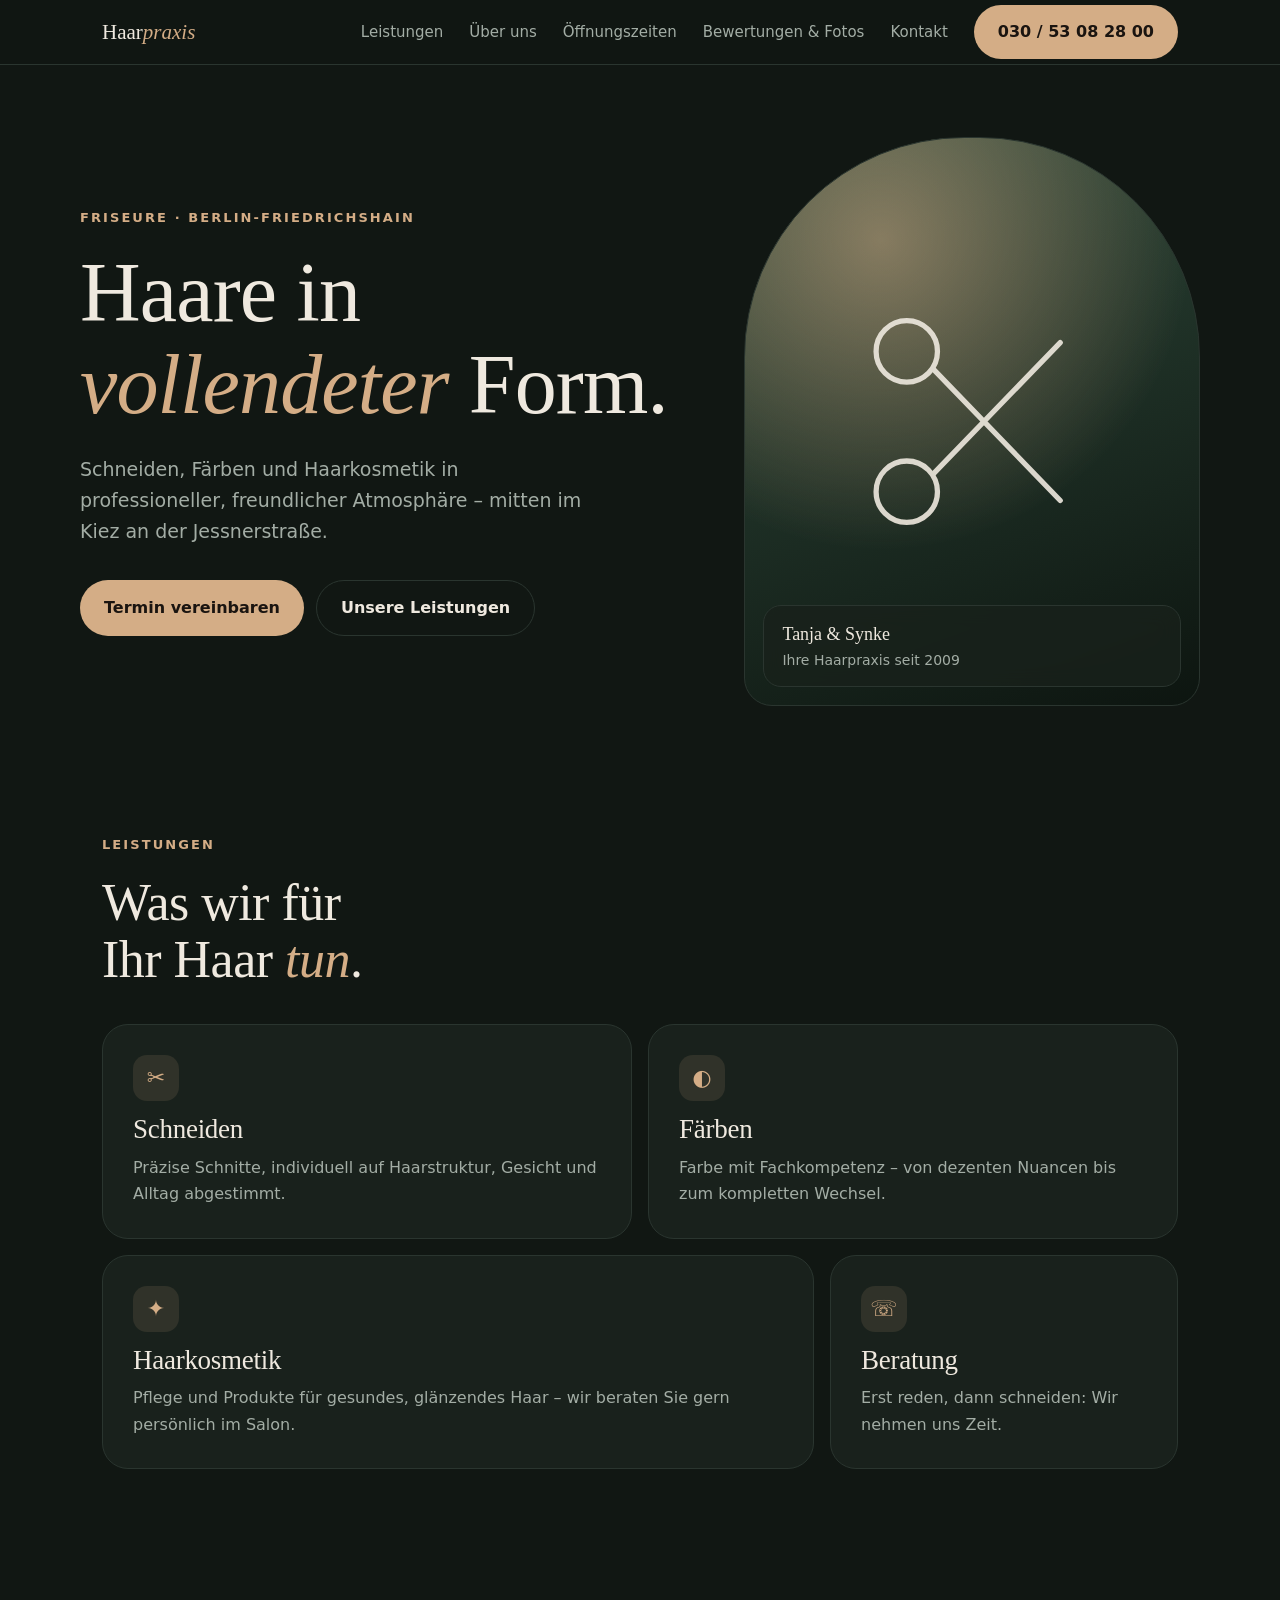
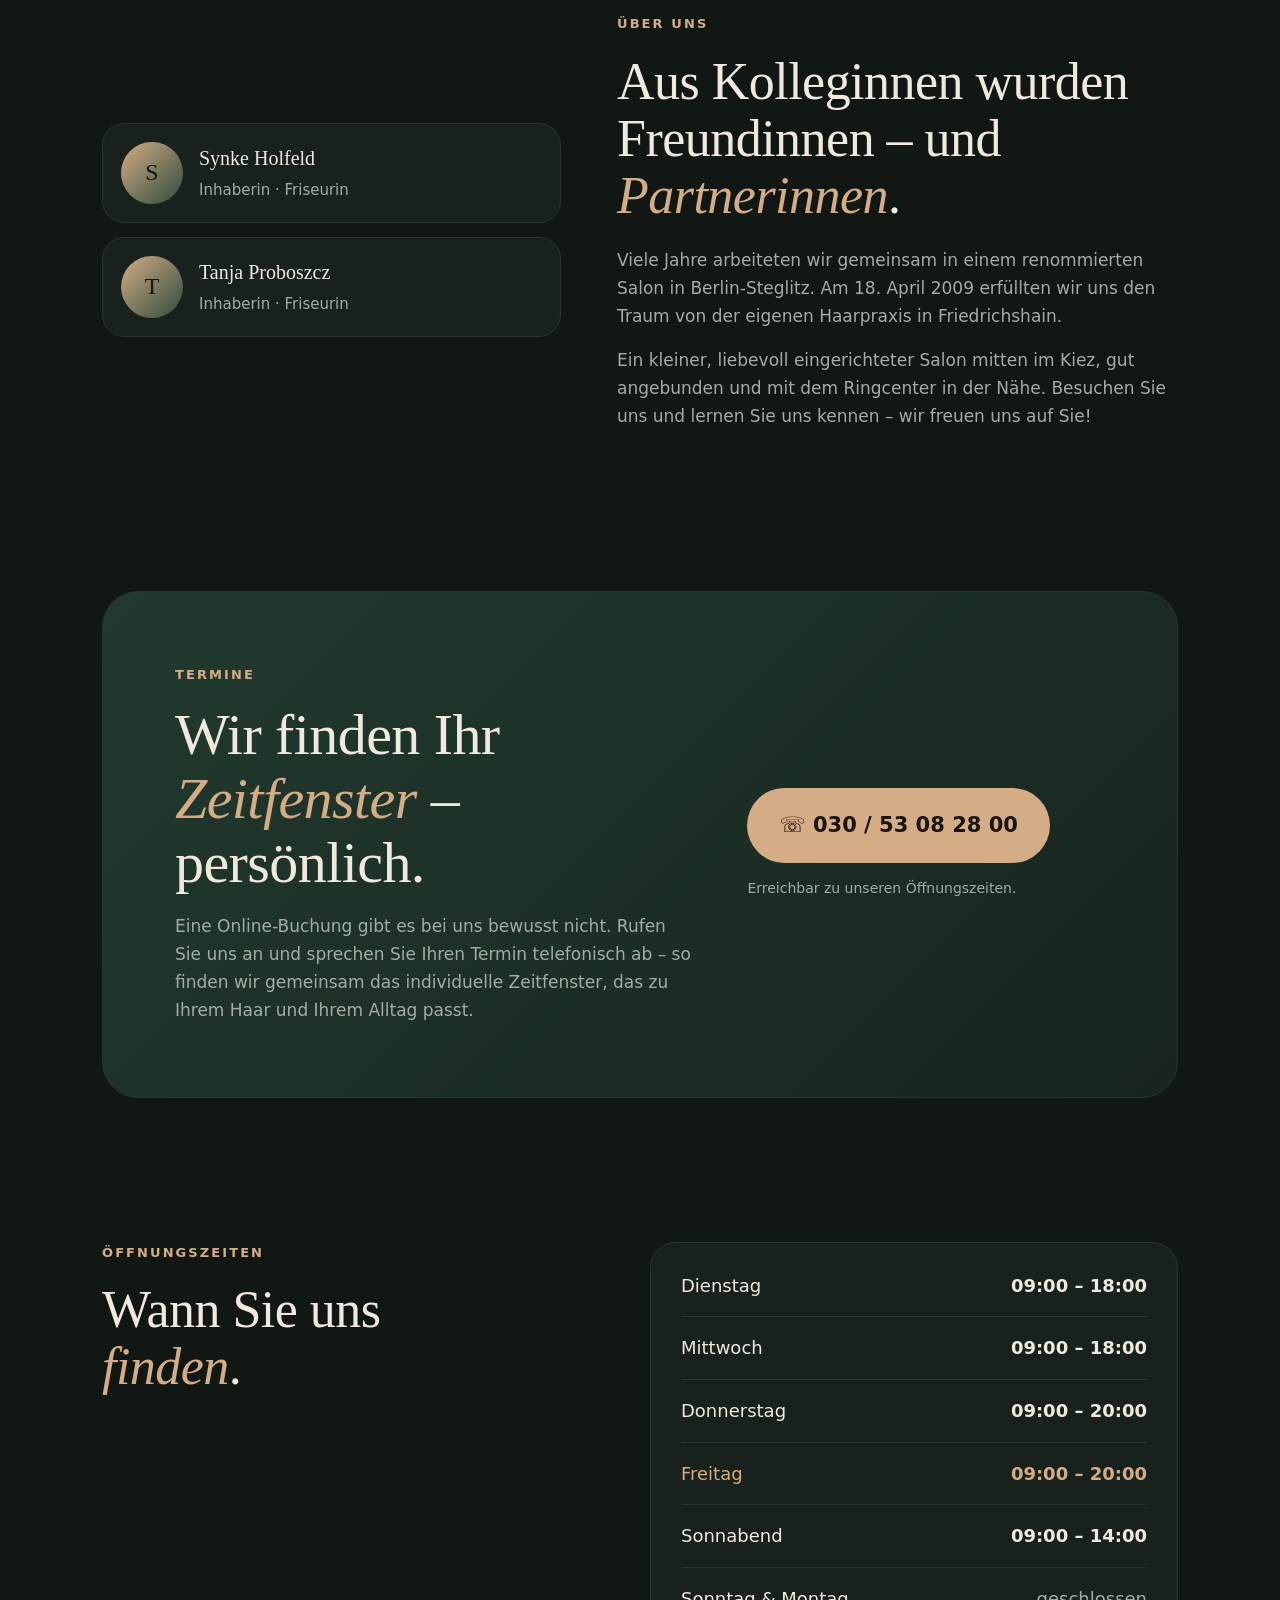
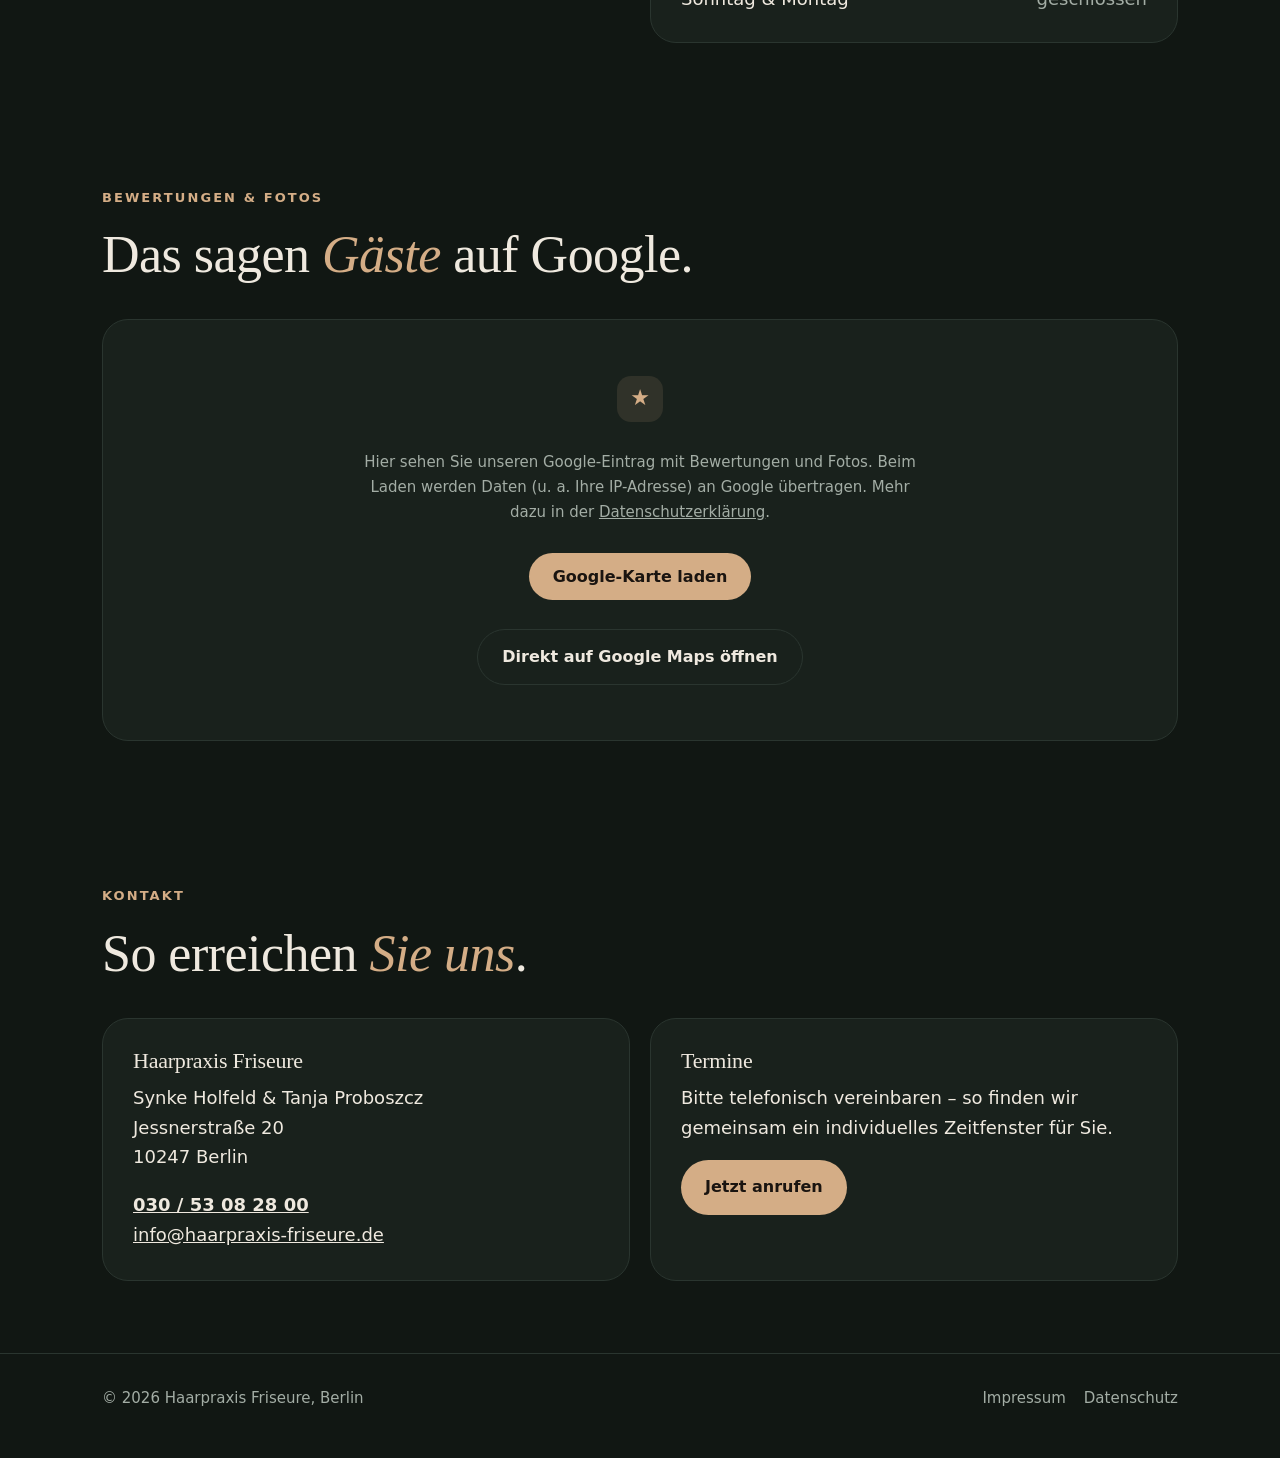
<file: index.html>
<!DOCTYPE html>
<html lang="de">
<head>
<meta charset="utf-8">
<meta name="viewport" content="width=device-width, initial-scale=1, viewport-fit=cover">
<meta name="theme-color" content="#111713">
<title>Haarpraxis Friseure – Berlin-Friedrichshain</title>
<meta name="description" content="Schneiden, Färben und Haarkosmetik in Berlin-Friedrichshain. Termine telefonisch: 030 / 53 08 28 00.">
<link rel="icon" href="data:image/svg+xml,<svg xmlns=%22http://www.w3.org/2000/svg%22 viewBox=%220 0 100 100%22><text y=%22.9em%22 font-size=%2290%22>✂️</text></svg>">
<link rel="stylesheet" href="style.css">
</head>
<body>
<header><div class="wrap bar">
<a class="logo" href="index.html">Haar<b>praxis</b></a>
<nav id="nav">
<a href="#leistungen">Leistungen</a><a href="#ueber-uns">Über uns</a><a href="#zeiten">Öffnungszeiten</a><a href="#bewertungen">Bewertungen &amp; Fotos</a><a href="#kontakt">Kontakt</a>
<a class="btn" href="tel:+493053082800">030 / 53 08 28 00</a>
</nav>
<button class="burger" id="burger" aria-label="Menü">☰</button>
</div></header>

<main>
<div class="wrap hero">
<div class="rv">
<div class="eyebrow">Friseure · Berlin-Friedrichshain</div>
<h1>Haare in <em>vollendeter</em> Form.</h1>
<p class="lead">Schneiden, Färben und Haarkosmetik in professioneller, freundlicher Atmosphäre – mitten im Kiez an der Jessnerstraße.</p>
<div class="cta"><a class="btn" href="#termin">Termin vereinbaren</a><a class="btn ghost" href="#leistungen">Unsere Leistungen</a></div>
</div>
<div class="visual rv">
<svg viewBox="0 0 120 120" fill="none" stroke="#efe9df" stroke-width="2.4" stroke-linecap="round" aria-hidden="true"><circle cx="30" cy="92" r="14"/><circle cx="30" cy="28" r="14"/><path d="M42 84 100 24M42 36l58 60"/></svg>
<div class="badge"><b>Tanja &amp; Synke</b>Ihre Haarpraxis seit 2009</div>
</div>
</div>

<section id="leistungen"><div class="wrap">
<div class="sec-h rv"><div class="eyebrow">Leistungen</div><h2>Was wir für<br>Ihr Haar <em>tun</em>.</h2></div>
<div class="bento">
<div class="card c3 rv"><div class="ico">✂</div><h3>Schneiden</h3><p>Präzise Schnitte, individuell auf Haarstruktur, Gesicht und Alltag abgestimmt.</p></div>
<div class="card c3 rv"><div class="ico">◐</div><h3>Färben</h3><p>Farbe mit Fachkompetenz – von dezenten Nuancen bis zum kompletten Wechsel.</p></div>
<div class="card c4 rv"><div class="ico">✦</div><h3>Haarkosmetik</h3><p>Pflege und Produkte für gesundes, glänzendes Haar – wir beraten Sie gern persönlich im Salon.</p></div>
<div class="card c2 rv"><div class="ico">☏</div><h3>Beratung</h3><p>Erst reden, dann schneiden: Wir nehmen uns Zeit.</p></div>
</div>
</div></section>

<section id="ueber-uns"><div class="wrap about">
<div class="ppl rv">
<div class="person"><div class="av">S</div><div><b>Synke Holfeld</b><span>Inhaberin · Friseurin</span></div></div>
<div class="person"><div class="av">T</div><div><b>Tanja Proboszcz</b><span>Inhaberin · Friseurin</span></div></div>
</div>
<div class="rv">
<div class="eyebrow">Über uns</div>
<h2 style="margin-bottom:22px">Aus Kolleginnen wurden Freundinnen – und <em>Partnerinnen</em>.</h2>
<p>Viele Jahre arbeiteten wir gemeinsam in einem renommierten Salon in Berlin-Steglitz. Am 18. April 2009 erfüllten wir uns den Traum von der eigenen Haarpraxis in Friedrichshain.</p>
<p>Ein kleiner, liebevoll eingerichteter Salon mitten im Kiez, gut angebunden und mit dem Ringcenter in der Nähe. Besuchen Sie uns und lernen Sie uns kennen – wir freuen uns auf Sie!</p>
</div>
</div></section>

<section id="termin"><div class="wrap">
<div class="termin rv">
<div>
<div class="eyebrow">Termine</div>
<h2>Wir finden Ihr <em>Zeitfenster</em> – persönlich.</h2>
<p>Eine Online-Buchung gibt es bei uns bewusst nicht. Rufen Sie uns an und sprechen Sie Ihren Termin telefonisch ab – so finden wir gemeinsam das individuelle Zeitfenster, das zu Ihrem Haar und Ihrem Alltag passt.</p>
</div>
<div><a class="btn" href="tel:+493053082800">☏ 030 / 53 08 28 00</a><div class="note">Erreichbar zu unseren Öffnungszeiten.</div></div>
</div>
</div></section>

<section id="zeiten"><div class="wrap two">
<div class="rv"><div class="eyebrow">Öffnungszeiten</div><h2>Wann Sie uns<br><em>finden</em>.</h2></div>
<div class="hours rv" id="hours">
<div class="row" data-d="2"><span>Dienstag</span><span>09:00 – 18:00</span></div>
<div class="row" data-d="3"><span>Mittwoch</span><span>09:00 – 18:00</span></div>
<div class="row" data-d="4"><span>Donnerstag</span><span>09:00 – 20:00</span></div>
<div class="row" data-d="5"><span>Freitag</span><span>09:00 – 20:00</span></div>
<div class="row" data-d="6"><span>Sonnabend</span><span>09:00 – 14:00</span></div>
<div class="row closed"><span>Sonntag &amp; Montag</span><span>geschlossen</span></div>
</div>
</div></section>

<section id="bewertungen"><div class="wrap">
<div class="sec-h rv"><div class="eyebrow">Bewertungen &amp; Fotos</div><h2>Das sagen <em>Gäste</em> auf Google.</h2></div>
<div class="mapbox rv" id="mapbox">
<div class="consent">
<div class="ico">★</div>
<p>Hier sehen Sie unseren Google-Eintrag mit Bewertungen und Fotos. Beim Laden werden Daten (u. a. Ihre IP-Adresse) an Google übertragen. Mehr dazu in der <a href="datenschutz.html">Datenschutzerklärung</a>.</p>
<button class="btn" id="loadmap" type="button">Google-Karte laden</button>
<a class="btn ghost" target="_blank" rel="noopener noreferrer" href="https://www.google.com/maps/search/?api=1&amp;query=Haarpraxis+Friseure+Jessnerstra%C3%9Fe+20+10247+Berlin">Direkt auf Google Maps öffnen</a>
</div>
</div>
</div></section>

<section id="kontakt"><div class="wrap">
<div class="sec-h rv"><div class="eyebrow">Kontakt</div><h2>So erreichen <em>Sie uns</em>.</h2></div>
<div class="contact">
<div class="card rv"><h3>Haarpraxis Friseure</h3>
<p>Synke Holfeld &amp; Tanja Proboszcz<br>Jessnerstraße 20<br>10247 Berlin</p>
<p style="margin-top:18px"><a href="tel:+493053082800"><b>030 / 53 08 28 00</b></a><br><a href="mailto:info@haarpraxis-friseure.de">info@haarpraxis-friseure.de</a></p></div>
<div class="card rv"><h3>Termine</h3><p>Bitte telefonisch vereinbaren – so finden wir gemeinsam ein individuelles Zeitfenster für Sie.</p><p style="margin-top:18px"><a class="btn" href="tel:+493053082800">Jetzt anrufen</a></p></div>
</div>
</div></section>
</main>

<footer><div class="wrap"><span>© 2026 Haarpraxis Friseure, Berlin</span><span><a href="impressum.html">Impressum</a><a href="datenschutz.html">Datenschutz</a></span></div></footer>

<script>
(function(){
var nav=document.getElementById('nav');
document.getElementById('burger').onclick=function(){nav.classList.toggle('open')};
nav.addEventListener('click',function(e){if(e.target.tagName==='A')nav.classList.remove('open')});
var d=String(new Date().getDay());
document.querySelectorAll('#hours .row[data-d]').forEach(function(r){if(r.dataset.d===d)r.classList.add('today')});
document.getElementById('loadmap').onclick=function(){
var f=document.createElement('iframe');
f.src='https://www.google.com/maps?q='+encodeURIComponent('Haarpraxis Friseure, Jessnerstraße 20, 10247 Berlin')+'&output=embed&hl=de';
f.title='Google Maps: Haarpraxis Friseure';f.loading='lazy';f.referrerPolicy='no-referrer-when-downgrade';
document.getElementById('mapbox').replaceChildren(f);
};
var els=document.querySelectorAll('.rv');
if('IntersectionObserver' in window){
var io=new IntersectionObserver(function(es){es.forEach(function(x){if(x.isIntersecting){x.target.classList.add('in');io.unobserve(x.target)}})},{threshold:.12});
els.forEach(function(e){io.observe(e)});
}else els.forEach(function(e){e.classList.add('in')});
})();
</script>
</body>
</html>
</file>
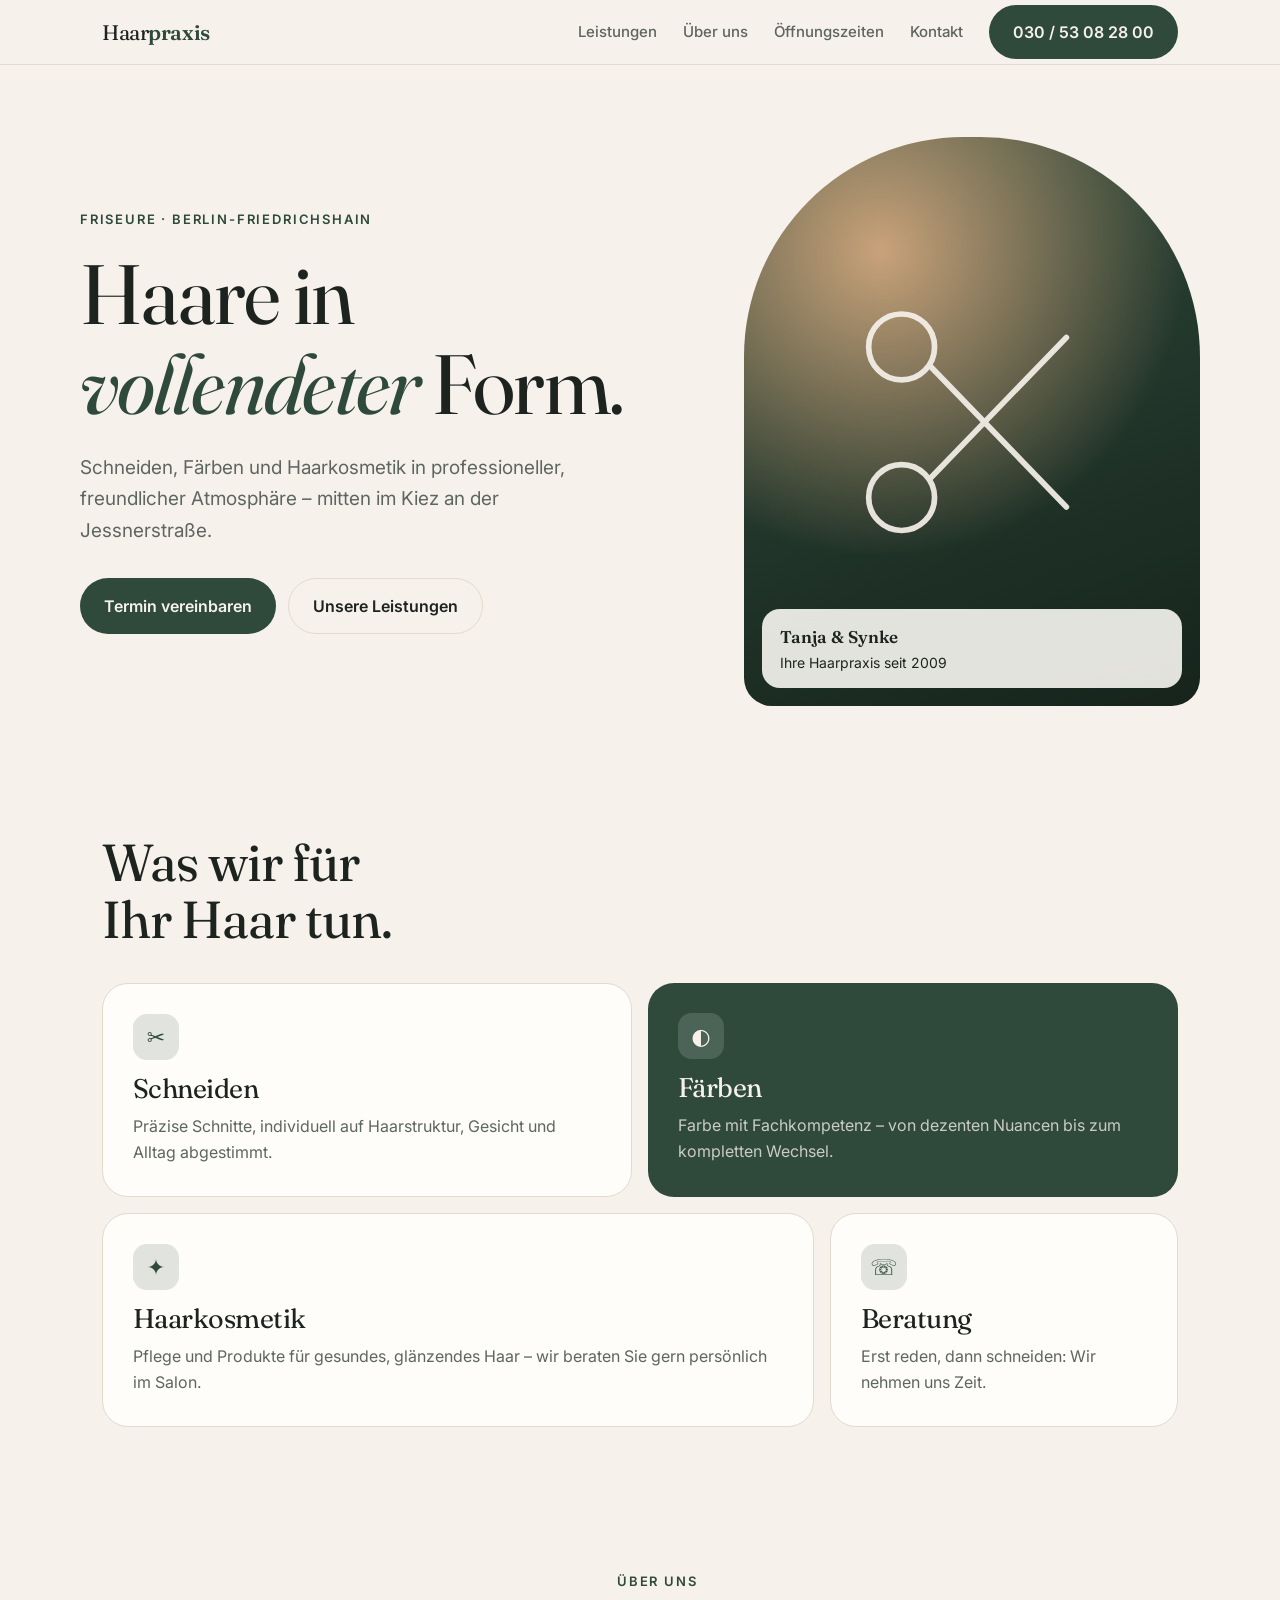
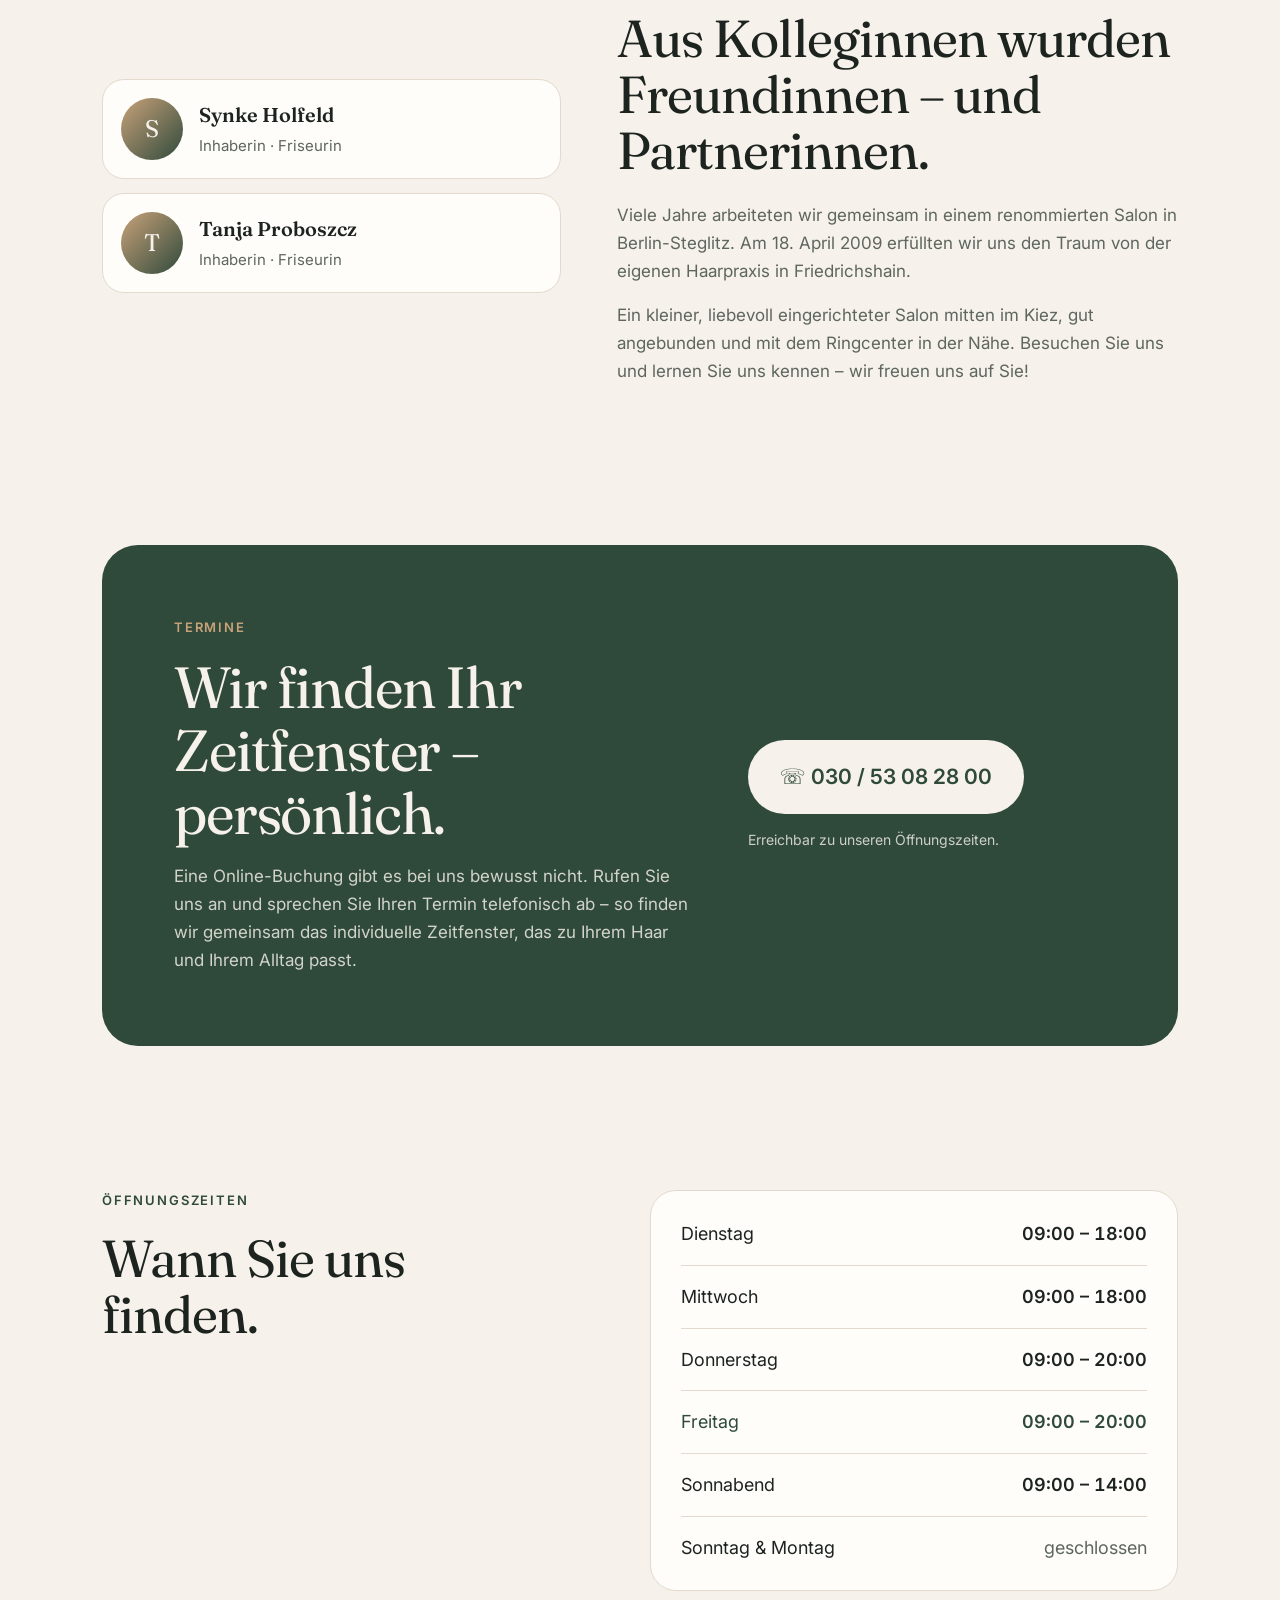
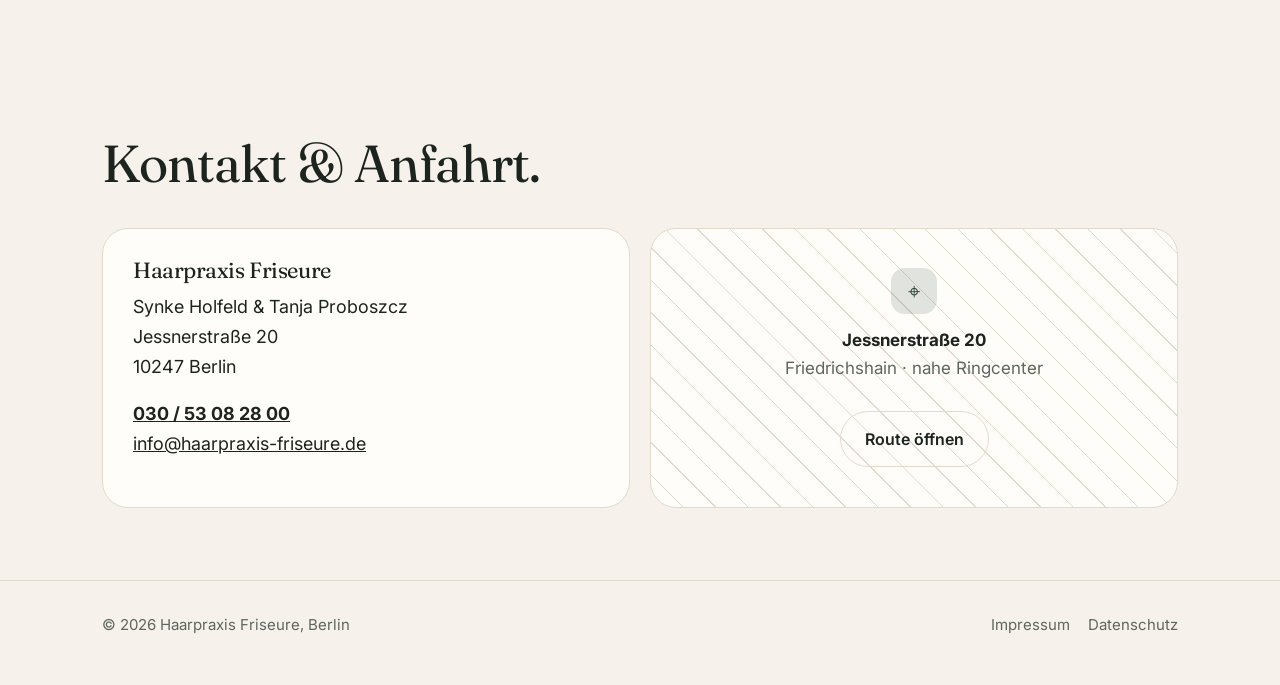
<file: Index.html>
<!DOCTYPE html>
<html lang="de">
<head>
<meta charset="utf-8">
<meta name="viewport" content="width=device-width, initial-scale=1, viewport-fit=cover">
<title>Haarpraxis Friseure – Berlin-Friedrichshain</title>
<meta name="description" content="Schneiden, Färben und Haarkosmetik in Berlin-Friedrichshain. Termine bequem telefonisch: 030 / 53 08 28 00.">
<link rel="preconnect" href="https://fonts.googleapis.com">
<link href="https://fonts.googleapis.com/css2?family=Fraunces:opsz,wght@9..144,400;9..144,600&family=Inter:wght@400;500;600&display=swap" rel="stylesheet">
<style>
:root{--bg:#f6f1ea;--surf:#fffdf9;--ink:#1d2420;--mute:#5d665f;--acc:#2f4a3b;--acc2:#c9a27a;--line:#e3dacd;--on-acc:#f6f1ea;
box-sizing:border-box;padding-top:env(safe-area-inset-top,0px);padding-bottom:env(safe-area-inset-bottom,0px);color-scheme:light}
@media (prefers-color-scheme:dark){:root:not([data-theme="light"]){--bg:#141a16;--surf:#1c2420;--ink:#efe9df;--mute:#a3ada5;--acc:#9bc3a9;--acc2:#d4ad86;--line:#2c3630;--on-acc:#10170f;color-scheme:dark}}
:root[data-theme="dark"]{--bg:#141a16;--surf:#1c2420;--ink:#efe9df;--mute:#a3ada5;--acc:#9bc3a9;--acc2:#d4ad86;--line:#2c3630;--on-acc:#10170f;color-scheme:dark}
*,*::before,*::after{box-sizing:border-box}
html{scroll-behavior:smooth;scroll-padding-top:calc(env(safe-area-inset-top,0px) + 76px)}
body{margin:0;background:var(--bg);color:var(--ink);font:400 17px/1.65 Inter,system-ui,sans-serif;-webkit-font-smoothing:antialiased}
h1,h2,h3{font-family:Fraunces,Georgia,serif;font-weight:400;line-height:1.08;margin:0;letter-spacing:-.02em}
a{color:inherit}
.wrap{max-width:1120px;margin:0 auto;padding:0 22px}
header{position:sticky;top:env(safe-area-inset-top,0px);z-index:20;background:color-mix(in srgb,var(--bg) 78%,transparent);backdrop-filter:blur(14px);-webkit-backdrop-filter:blur(14px);border-bottom:1px solid var(--line)}
body::before{content:"";position:fixed;inset:0 0 auto;height:env(safe-area-inset-top,0px);z-index:30;background:var(--bg)}
.bar{display:flex;align-items:center;justify-content:space-between;height:64px}
.logo{font-family:Fraunces,serif;font-size:21px;text-decoration:none;letter-spacing:-.02em}
.logo b{font-weight:600;color:var(--acc)}
nav{display:flex;gap:26px;align-items:center}
nav a{text-decoration:none;font-size:15px;color:var(--mute);font-weight:500}
nav a:hover{color:var(--ink)}
.btn{display:inline-flex;align-items:center;gap:10px;background:var(--acc);color:var(--on-acc)!important;padding:14px 24px;border-radius:999px;text-decoration:none;font-weight:600;font-size:16px;transition:transform .2s}
.btn:hover{transform:translateY(-2px)}
.btn.ghost{background:transparent;color:var(--ink)!important;border:1px solid var(--line)}
.burger{display:none;background:none;border:1px solid var(--line);border-radius:999px;width:44px;height:44px;color:var(--ink);font-size:18px;cursor:pointer}
.hero{padding:72px 0 56px;display:grid;grid-template-columns:1.15fr .85fr;gap:48px;align-items:center}
.eyebrow{font-size:13px;letter-spacing:.14em;text-transform:uppercase;color:var(--acc);font-weight:600;margin-bottom:18px}
h1{font-size:clamp(42px,7vw,84px)}
h1 em{font-style:italic;color:var(--acc)}
.lead{font-size:19px;color:var(--mute);max-width:520px;margin:22px 0 32px}
.cta{display:flex;gap:12px;flex-wrap:wrap}
.visual{aspect-ratio:4/5;border-radius:220px 220px 28px 28px;background:radial-gradient(circle at 30% 20%,var(--acc2),transparent 55%),linear-gradient(160deg,var(--acc),#16241c);position:relative;overflow:hidden;display:grid;place-items:center}
.visual svg{width:62%;opacity:.92}
.badge{position:absolute;bottom:18px;left:18px;right:18px;background:color-mix(in srgb,var(--surf) 88%,transparent);backdrop-filter:blur(10px);border-radius:18px;padding:14px 18px;font-size:14px;color:var(--ink)}
.badge b{display:block;font-family:Fraunces,serif;font-weight:600;font-size:17px}
section{padding:72px 0}
.sec-h{display:flex;justify-content:space-between;align-items:end;gap:20px;margin-bottom:36px;flex-wrap:wrap}
h2{font-size:clamp(32px,4.6vw,52px)}
.bento{display:grid;grid-template-columns:repeat(6,1fr);gap:16px}
.card{background:var(--surf);border:1px solid var(--line);border-radius:26px;padding:30px;transition:transform .25s,box-shadow .25s}
.card:hover{transform:translateY(-4px);box-shadow:0 18px 40px -22px rgba(0,0,0,.35)}
.c2{grid-column:span 2}.c3{grid-column:span 3}.c4{grid-column:span 4}
.card h3{font-size:27px;margin:14px 0 10px}
.card p{margin:0;color:var(--mute);font-size:16px}
.ico{width:46px;height:46px;border-radius:14px;background:color-mix(in srgb,var(--acc) 14%,transparent);display:grid;place-items:center;color:var(--acc);font-size:22px}
.card.dark{background:var(--acc);color:var(--on-acc);border:none}
.card.dark p{color:color-mix(in srgb,var(--on-acc) 78%,transparent)}
.card.dark .ico{background:rgba(255,255,255,.14);color:var(--on-acc)}
.about{display:grid;grid-template-columns:.9fr 1.1fr;gap:56px;align-items:center}
.ppl{display:grid;gap:14px}
.person{display:flex;gap:16px;align-items:center;background:var(--surf);border:1px solid var(--line);border-radius:22px;padding:18px}
.av{width:62px;height:62px;border-radius:50%;background:linear-gradient(135deg,var(--acc2),var(--acc));display:grid;place-items:center;color:var(--on-acc);font-family:Fraunces,serif;font-size:24px;flex:none}
.person b{display:block;font-family:Fraunces,serif;font-size:20px;font-weight:600}
.person span{color:var(--mute);font-size:15px}
.about p{color:var(--mute);margin:0 0 16px}
.hours{background:var(--surf);border:1px solid var(--line);border-radius:26px;padding:12px 30px}
.row{display:flex;justify-content:space-between;padding:16px 0;border-bottom:1px solid var(--line);font-size:18px}
.row:last-child{border:none}
.row span:last-child{font-variant-numeric:tabular-nums;font-weight:600}
.row.today{color:var(--acc)}
.row.closed span:last-child{color:var(--mute);font-weight:400}
.two{display:grid;grid-template-columns:1fr 1fr;gap:20px}
.termin{background:var(--acc);color:var(--on-acc);border-radius:36px;padding:clamp(32px,6vw,72px);display:grid;grid-template-columns:1.2fr .8fr;gap:36px;align-items:center}
.termin h2{font-size:clamp(34px,5vw,58px)}
.termin p{color:color-mix(in srgb,var(--on-acc) 82%,transparent);max-width:520px;margin:18px 0 0}
.termin .btn{background:var(--on-acc);color:var(--acc)!important;font-size:21px;padding:20px 32px}
.note{font-size:14px;margin-top:14px;opacity:.8}
.contact{display:grid;grid-template-columns:1fr 1fr;gap:20px}
.contact .card h3{font-size:22px;margin-top:0}
.contact p{font-size:18px;color:var(--ink)}
.map{min-height:280px;background:repeating-linear-gradient(45deg,transparent 0 22px,var(--line) 22px 23px),var(--surf);display:grid;place-items:center;text-align:center}
footer{border-top:1px solid var(--line);padding:32px 0 48px;color:var(--mute);font-size:15px}
footer .wrap{display:flex;justify-content:space-between;gap:16px;flex-wrap:wrap}
footer a{margin-left:18px;text-decoration:none}
.legal{display:none;padding:56px 0}
.legal.on{display:block}
.legal h2{margin-bottom:24px}
.legal p{color:var(--mute);max-width:680px}
body.legalview main,body.legalview header nav a.hide{display:none}
.rv{opacity:0;transform:translateY(22px);transition:opacity .7s,transform .7s}
.rv.in{opacity:1;transform:none}
@media (prefers-reduced-motion:reduce){.rv{opacity:1;transform:none;transition:none}html{scroll-behavior:auto}}
@media (max-width:860px){
.hero,.about,.termin,.contact,.two{grid-template-columns:1fr}
.hero{padding-top:40px}.visual{aspect-ratio:1/1;border-radius:160px 160px 24px 24px}
.c2,.c3,.c4{grid-column:span 6}
nav{position:absolute;top:64px;left:0;right:0;background:var(--bg);flex-direction:column;align-items:flex-start;padding:18px 22px 24px;gap:18px;border-bottom:1px solid var(--line);display:none}
nav.open{display:flex}.burger{display:block}
section{padding:48px 0}
}
</style>
</head>
<body>
<header><div class="wrap bar">
<a class="logo" href="#top">Haar<b>praxis</b></a>
<nav id="nav">
<a href="#leistungen">Leistungen</a><a href="#ueber-uns">Über uns</a><a href="#zeiten">Öffnungszeiten</a><a href="#kontakt">Kontakt</a>
<a class="btn" href="tel:+493053082800">030 / 53 08 28 00</a>
</nav>
<button class="burger" id="burger" aria-label="Menü">☰</button>
</div></header>

<main id="top">
<div class="wrap hero">
<div class="rv">
<div class="eyebrow">Friseure · Berlin-Friedrichshain</div>
<h1>Haare in <em>vollendeter</em> Form.</h1>
<p class="lead">Schneiden, Färben und Haarkosmetik in professioneller, freundlicher Atmosphäre – mitten im Kiez an der Jessnerstraße.</p>
<div class="cta"><a class="btn" href="#termin">Termin vereinbaren</a><a class="btn ghost" href="#leistungen">Unsere Leistungen</a></div>
</div>
<div class="visual rv">
<svg viewBox="0 0 120 120" fill="none" stroke="#f6f1ea" stroke-width="2.4" stroke-linecap="round"><circle cx="30" cy="92" r="14"/><circle cx="30" cy="28" r="14"/><path d="M42 84 100 24M42 36l58 60"/></svg>
<div class="badge"><b>Tanja &amp; Synke</b>Ihre Haarpraxis seit 2009</div>
</div>
</div>

<section id="leistungen"><div class="wrap">
<div class="sec-h rv"><h2>Was wir für<br>Ihr Haar tun.</h2></div>
<div class="bento">
<div class="card c3 rv"><div class="ico">✂</div><h3>Schneiden</h3><p>Präzise Schnitte, individuell auf Haarstruktur, Gesicht und Alltag abgestimmt.</p></div>
<div class="card c3 dark rv"><div class="ico">◐</div><h3>Färben</h3><p>Farbe mit Fachkompetenz – von dezenten Nuancen bis zum kompletten Wechsel.</p></div>
<div class="card c4 rv"><div class="ico">✦</div><h3>Haarkosmetik</h3><p>Pflege und Produkte für gesundes, glänzendes Haar – wir beraten Sie gern persönlich im Salon.</p></div>
<div class="card c2 rv"><div class="ico">☏</div><h3>Beratung</h3><p>Erst reden, dann schneiden: Wir nehmen uns Zeit.</p></div>
</div>
</div></section>

<section id="ueber-uns"><div class="wrap about">
<div class="ppl rv">
<div class="person"><div class="av">S</div><div><b>Synke Holfeld</b><span>Inhaberin · Friseurin</span></div></div>
<div class="person"><div class="av">T</div><div><b>Tanja Proboszcz</b><span>Inhaberin · Friseurin</span></div></div>
</div>
<div class="rv">
<div class="eyebrow">Über uns</div>
<h2 style="margin-bottom:22px">Aus Kolleginnen wurden Freundinnen – und Partnerinnen.</h2>
<p>Viele Jahre arbeiteten wir gemeinsam in einem renommierten Salon in Berlin-Steglitz. Am 18. April 2009 erfüllten wir uns den Traum von der eigenen Haarpraxis in Friedrichshain.</p>
<p>Ein kleiner, liebevoll eingerichteter Salon mitten im Kiez, gut angebunden und mit dem Ringcenter in der Nähe. Besuchen Sie uns und lernen Sie uns kennen – wir freuen uns auf Sie!</p>
</div>
</div></section>

<section id="termin"><div class="wrap">
<div class="termin rv">
<div>
<div class="eyebrow" style="color:var(--acc2)">Termine</div>
<h2>Wir finden Ihr Zeitfenster – persönlich.</h2>
<p>Eine Online-Buchung gibt es bei uns bewusst nicht. Rufen Sie uns an und sprechen Sie Ihren Termin telefonisch ab – so finden wir gemeinsam das individuelle Zeitfenster, das zu Ihrem Haar und Ihrem Alltag passt.</p>
</div>
<div><a class="btn" href="tel:+493053082800">☏ 030 / 53 08 28 00</a><div class="note">Erreichbar zu unseren Öffnungszeiten.</div></div>
</div>
</div></section>

<section id="zeiten"><div class="wrap two">
<div class="rv"><div class="eyebrow">Öffnungszeiten</div><h2>Wann Sie uns<br>finden.</h2></div>
<div class="hours rv" id="hours">
<div class="row" data-d="2"><span>Dienstag</span><span>09:00 – 18:00</span></div>
<div class="row" data-d="3"><span>Mittwoch</span><span>09:00 – 18:00</span></div>
<div class="row" data-d="4"><span>Donnerstag</span><span>09:00 – 20:00</span></div>
<div class="row" data-d="5"><span>Freitag</span><span>09:00 – 20:00</span></div>
<div class="row" data-d="6"><span>Sonnabend</span><span>09:00 – 14:00</span></div>
<div class="row closed" data-d="0,1"><span>Sonntag &amp; Montag</span><span>geschlossen</span></div>
</div>
</div></section>

<section id="kontakt"><div class="wrap">
<div class="sec-h rv"><h2>Kontakt &amp; Anfahrt.</h2></div>
<div class="contact">
<div class="card rv"><h3>Haarpraxis Friseure</h3>
<p>Synke Holfeld &amp; Tanja Proboszcz<br>Jessnerstraße 20<br>10247 Berlin</p>
<p style="margin-top:18px"><a href="tel:+493053082800"><b>030 / 53 08 28 00</b></a><br><a href="mailto:info@haarpraxis-friseure.de">info@haarpraxis-friseure.de</a></p></div>
<div class="card map rv"><div><div class="ico" style="margin:0 auto 12px">⌖</div><b>Jessnerstraße 20</b><br><span style="color:var(--mute)">Friedrichshain · nahe Ringcenter</span><br><br><a class="btn ghost" target="_blank" rel="noopener" href="https://www.google.com/maps/search/?api=1&query=Jessnerstra%C3%9Fe+20+10247+Berlin">Route öffnen</a></div></div>
</div>
</div></section>
</main>

<div class="wrap">
<div class="legal" id="impressum"><h2>Impressum</h2>
<p><b>Haarpraxis Friseure</b><br>Synke Holfeld, Tanja Proboszcz<br>Jessnerstraße 20, 10247 Berlin</p>
<p>Telefon: 030 / 53 08 28 00<br>E-Mail: info@haarpraxis-friseure.de</p>
<p>Weitere Pflichtangaben (z. B. Umsatzsteuer-ID, Aufsichtsbehörde/Handwerkskammer) bitte aus dem bestehenden Impressum übernehmen und hier ergänzen.</p>
<p><a href="#top">← Zurück zur Startseite</a></p></div>
<div class="legal" id="datenschutz"><h2>Datenschutz</h2>
<p>Diese Website erhebt selbst keine personenbezogenen Daten und enthält keine Formulare, Tracker oder Online-Buchung. Termine werden ausschließlich telefonisch vereinbart.</p>
<p>Beim Aufruf werden durch den Hosting-Anbieter technisch notwendige Server-Logdaten verarbeitet. Schriftarten werden von Google Fonts geladen, wodurch Ihre IP-Adresse an Google übertragen wird.</p>
<p>Bitte diesen Text mit der bestehenden Datenschutzerklärung abgleichen und rechtlich prüfen lassen, bevor die Seite live geht.</p>
<p><a href="#top">← Zurück zur Startseite</a></p></div>
</div>

<footer><div class="wrap"><span>© 2026 Haarpraxis Friseure, Berlin</span><span><a href="#impressum">Impressum</a><a href="#datenschutz">Datenschutz</a></span></div></footer>

<script>
(function(){
var nav=document.getElementById('nav');
document.getElementById('burger').onclick=function(){nav.classList.toggle('open')};
nav.addEventListener('click',function(e){if(e.target.tagName==='A')nav.classList.remove('open')});
function route(){
var h=location.hash.slice(1),legal=h==='impressum'||h==='datenschutz';
document.querySelector('main').style.display=legal?'none':'';
['impressum','datenschutz'].forEach(function(id){document.getElementById(id).classList.toggle('on',h===id)});
if(legal)window.scrollTo(0,0);
}
window.addEventListener('hashchange',route);route();
var d=new Date().getDay();
document.querySelectorAll('#hours .row').forEach(function(r){
if(r.dataset.d.split(',').indexOf(String(d))>-1&&r.dataset.d!=='0,1')r.classList.add('today');
});
var els=document.querySelectorAll('.rv');
if('IntersectionObserver' in window){
var io=new IntersectionObserver(function(es){es.forEach(function(x){if(x.isIntersecting){x.target.classList.add('in');io.unobserve(x.target)}})},{threshold:.12});
els.forEach(function(e){io.observe(e)});
}else els.forEach(function(e){e.classList.add('in')});
})();
</script>
</body>
</html>
</file>
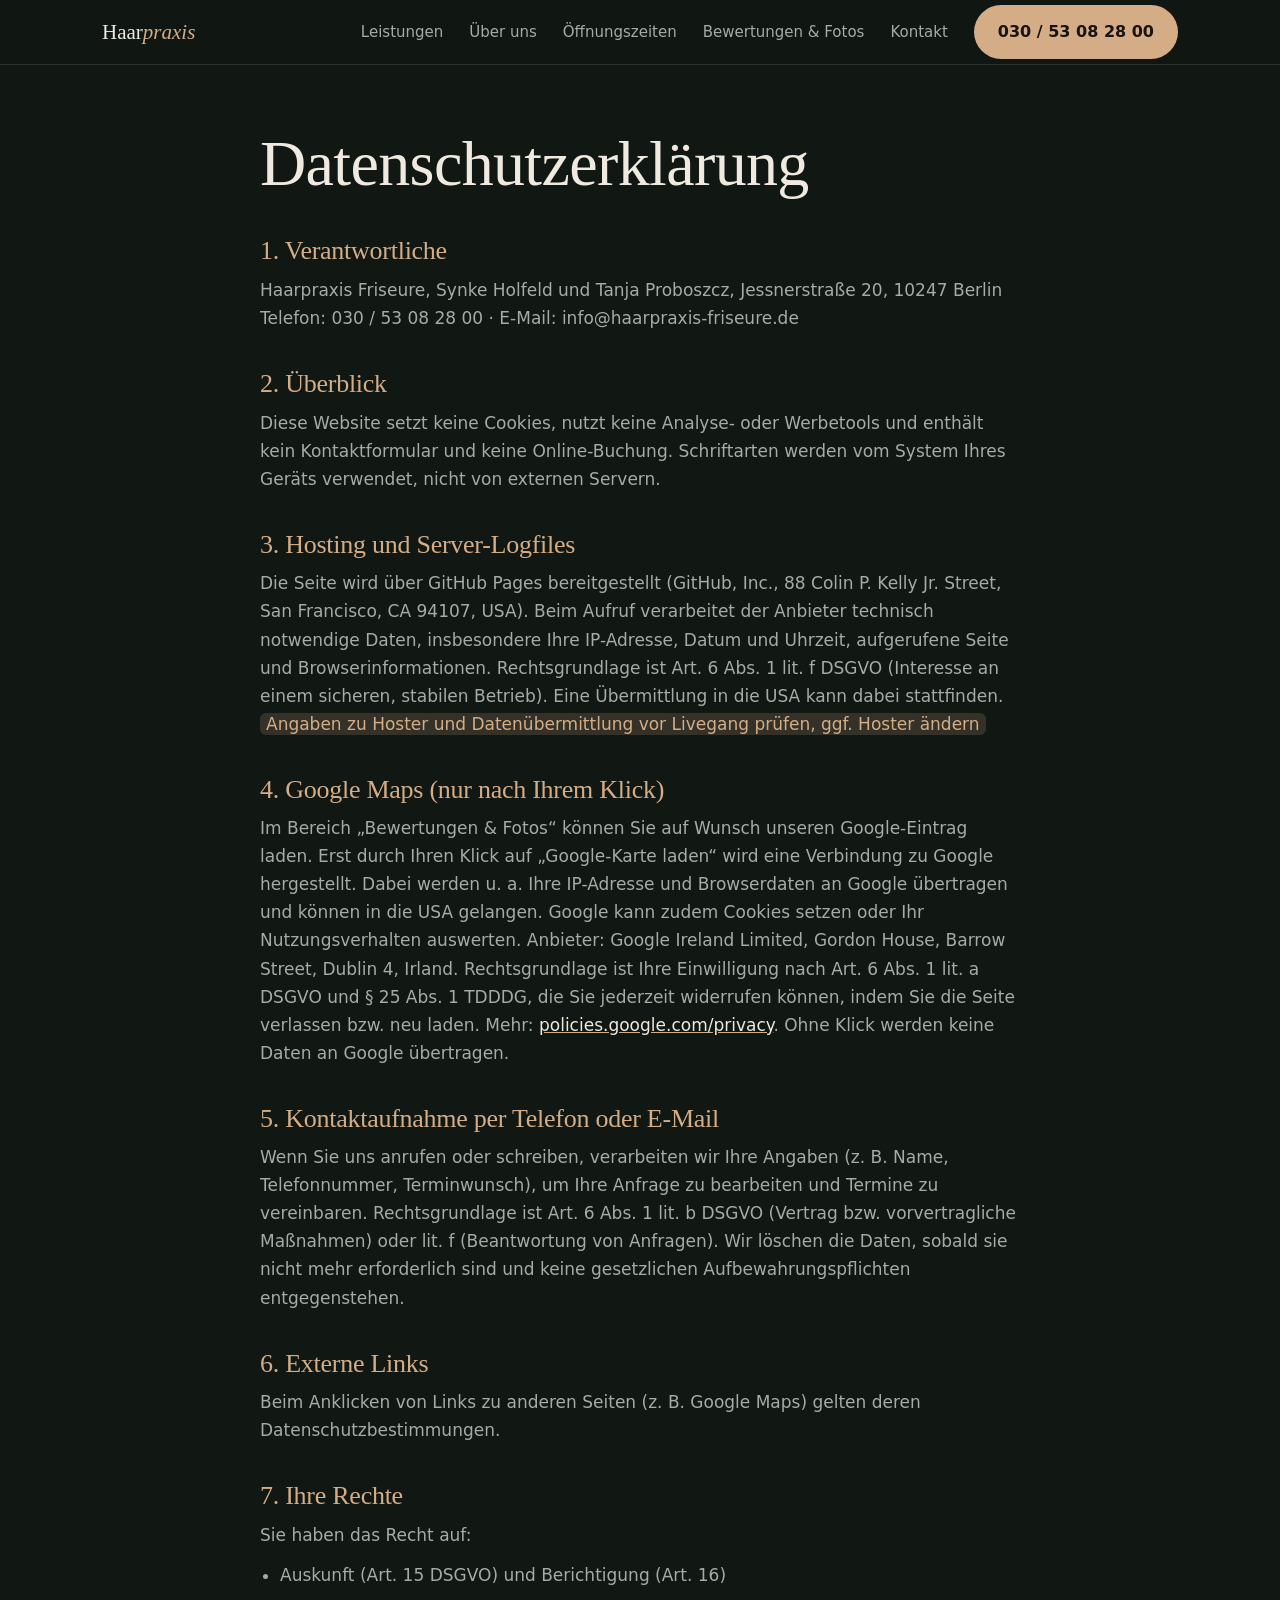
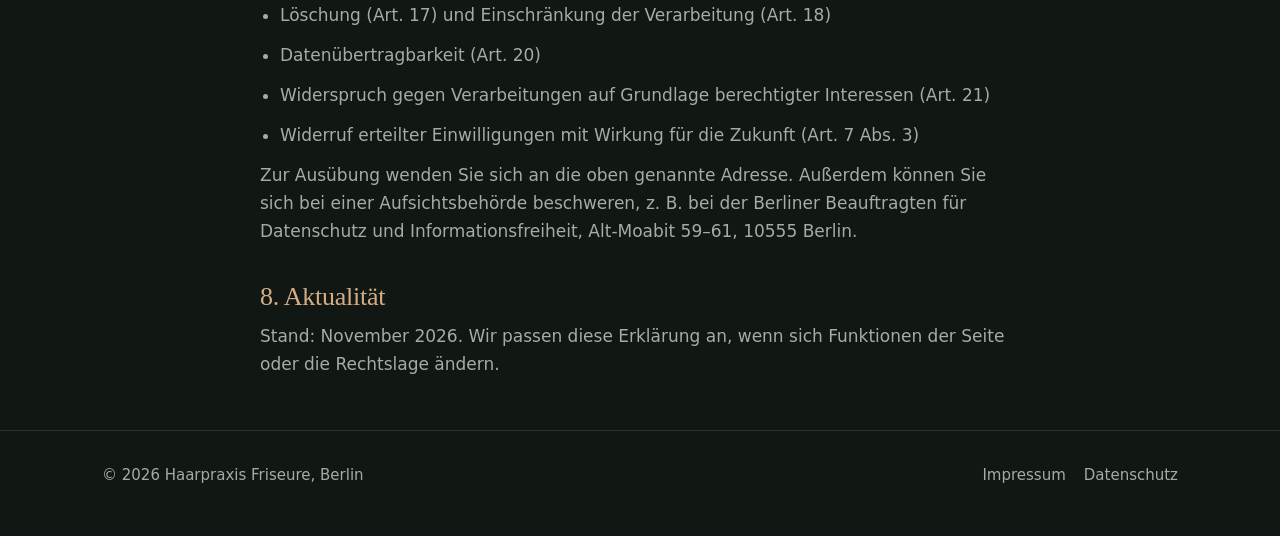
<file: datenschutz.html>
<!DOCTYPE html>
<html lang="de">
<head>
<meta charset="utf-8">
<meta name="viewport" content="width=device-width, initial-scale=1, viewport-fit=cover">
<meta name="theme-color" content="#111713">
<meta name="robots" content="noindex">
<title>Datenschutzerklärung – Haarpraxis Friseure</title>
<link rel="icon" href="data:image/svg+xml,<svg xmlns=%22http://www.w3.org/2000/svg%22 viewBox=%220 0 100 100%22><text y=%22.9em%22 font-size=%2290%22>✂️</text></svg>">
<link rel="stylesheet" href="style.css">
</head>
<body>
<header><div class="wrap bar">
<a class="logo" href="index.html">Haar<b>praxis</b></a>
<nav id="nav">
<a href="index.html#leistungen">Leistungen</a><a href="index.html#ueber-uns">Über uns</a><a href="index.html#zeiten">Öffnungszeiten</a><a href="index.html#bewertungen">Bewertungen &amp; Fotos</a><a href="index.html#kontakt">Kontakt</a>
<a class="btn" href="tel:+493053082800">030 / 53 08 28 00</a>
</nav>
<button class="burger" id="burger" aria-label="Menü">☰</button>
</div></header>

<main class="wrap legal">
<h1>Datenschutz&shy;erklärung</h1>

<h2>1. Verantwortliche</h2>
<p>Haarpraxis Friseure, Synke Holfeld und Tanja Proboszcz, Jessnerstraße 20, 10247 Berlin<br>Telefon: 030 / 53 08 28 00 · E-Mail: info@haarpraxis-friseure.de</p>

<h2>2. Überblick</h2>
<p>Diese Website setzt keine Cookies, nutzt keine Analyse- oder Werbetools und enthält kein Kontaktformular und keine Online-Buchung. Schriftarten werden vom System Ihres Geräts verwendet, nicht von externen Servern.</p>

<h2>3. Hosting und Server-Logfiles</h2>
<p>Die Seite wird über GitHub Pages bereitgestellt (GitHub, Inc., 88 Colin P. Kelly Jr. Street, San Francisco, CA 94107, USA). Beim Aufruf verarbeitet der Anbieter technisch notwendige Daten, insbesondere Ihre IP-Adresse, Datum und Uhrzeit, aufgerufene Seite und Browserinformationen. Rechtsgrundlage ist Art. 6 Abs. 1 lit. f DSGVO (Interesse an einem sicheren, stabilen Betrieb). Eine Übermittlung in die USA kann dabei stattfinden. <span class="todo">Angaben zu Hoster und Datenübermittlung vor Livegang prüfen, ggf. Hoster ändern</span></p>

<h2>4. Google Maps (nur nach Ihrem Klick)</h2>
<p>Im Bereich „Bewertungen &amp; Fotos“ können Sie auf Wunsch unseren Google-Eintrag laden. Erst durch Ihren Klick auf „Google-Karte laden“ wird eine Verbindung zu Google hergestellt. Dabei werden u. a. Ihre IP-Adresse und Browserdaten an Google übertragen und können in die USA gelangen. Google kann zudem Cookies setzen oder Ihr Nutzungsverhalten auswerten. Anbieter: Google Ireland Limited, Gordon House, Barrow Street, Dublin 4, Irland. Rechtsgrundlage ist Ihre Einwilligung nach Art. 6 Abs. 1 lit. a DSGVO und § 25 Abs. 1 TDDDG, die Sie jederzeit widerrufen können, indem Sie die Seite verlassen bzw. neu laden. Mehr: <a href="https://policies.google.com/privacy" target="_blank" rel="noopener noreferrer">policies.google.com/privacy</a>. Ohne Klick werden keine Daten an Google übertragen.</p>

<h2>5. Kontaktaufnahme per Telefon oder E-Mail</h2>
<p>Wenn Sie uns anrufen oder schreiben, verarbeiten wir Ihre Angaben (z. B. Name, Telefonnummer, Terminwunsch), um Ihre Anfrage zu bearbeiten und Termine zu vereinbaren. Rechtsgrundlage ist Art. 6 Abs. 1 lit. b DSGVO (Vertrag bzw. vorvertragliche Maßnahmen) oder lit. f (Beantwortung von Anfragen). Wir löschen die Daten, sobald sie nicht mehr erforderlich sind und keine gesetzlichen Aufbewahrungspflichten entgegenstehen.</p>

<h2>6. Externe Links</h2>
<p>Beim Anklicken von Links zu anderen Seiten (z. B. Google Maps) gelten deren Datenschutzbestimmungen.</p>

<h2>7. Ihre Rechte</h2>
<p>Sie haben das Recht auf:</p>
<ul>
<li>Auskunft (Art. 15 DSGVO) und Berichtigung (Art. 16)</li>
<li>Löschung (Art. 17) und Einschränkung der Verarbeitung (Art. 18)</li>
<li>Datenübertragbarkeit (Art. 20)</li>
<li>Widerspruch gegen Verarbeitungen auf Grundlage berechtigter Interessen (Art. 21)</li>
<li>Widerruf erteilter Einwilligungen mit Wirkung für die Zukunft (Art. 7 Abs. 3)</li>
</ul>
<p>Zur Ausübung wenden Sie sich an die oben genannte Adresse. Außerdem können Sie sich bei einer Aufsichtsbehörde beschweren, z. B. bei der Berliner Beauftragten für Datenschutz und Informationsfreiheit, Alt-Moabit 59–61, 10555 Berlin.</p>

<h2>8. Aktualität</h2>
<p>Stand: November 2026. Wir passen diese Erklärung an, wenn sich Funktionen der Seite oder die Rechtslage ändern.</p>

<!-- Weitere Abschnitte hier einfügen: <h2>Titel</h2><p>Text</p> -->
</main>

<footer><div class="wrap"><span>© 2026 Haarpraxis Friseure, Berlin</span><span><a href="impressum.html">Impressum</a><a href="datenschutz.html">Datenschutz</a></span></div></footer>
<script>
var n=document.getElementById('nav');document.getElementById('burger').onclick=function(){n.classList.toggle('open')};
</script>
</body>
</html>
</file>
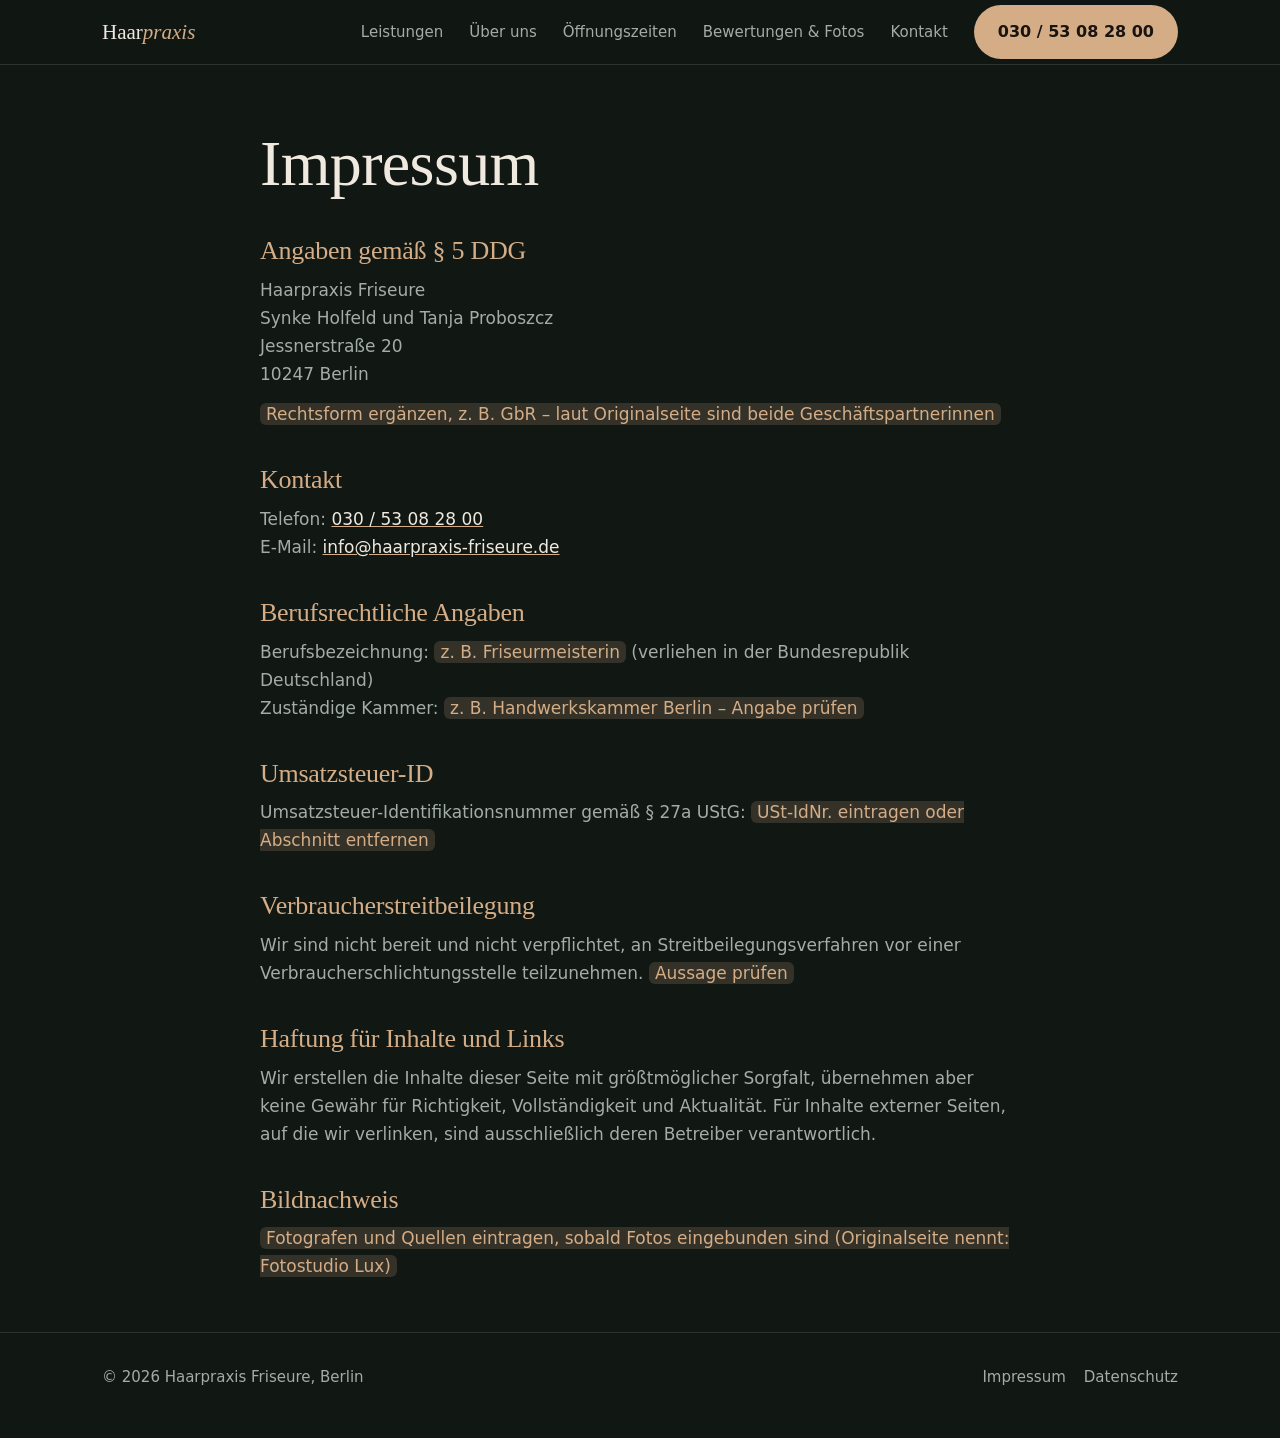
<file: impressum.html>
<!DOCTYPE html>
<html lang="de">
<head>
<meta charset="utf-8">
<meta name="viewport" content="width=device-width, initial-scale=1, viewport-fit=cover">
<meta name="theme-color" content="#111713">
<meta name="robots" content="noindex">
<title>Impressum – Haarpraxis Friseure</title>
<link rel="icon" href="data:image/svg+xml,<svg xmlns=%22http://www.w3.org/2000/svg%22 viewBox=%220 0 100 100%22><text y=%22.9em%22 font-size=%2290%22>✂️</text></svg>">
<link rel="stylesheet" href="style.css">
</head>
<body>
<header><div class="wrap bar">
<a class="logo" href="index.html">Haar<b>praxis</b></a>
<nav id="nav">
<a href="index.html#leistungen">Leistungen</a><a href="index.html#ueber-uns">Über uns</a><a href="index.html#zeiten">Öffnungszeiten</a><a href="index.html#bewertungen">Bewertungen &amp; Fotos</a><a href="index.html#kontakt">Kontakt</a>
<a class="btn" href="tel:+493053082800">030 / 53 08 28 00</a>
</nav>
<button class="burger" id="burger" aria-label="Menü">☰</button>
</div></header>

<main class="wrap legal">
<h1>Impressum</h1>

<h2>Angaben gemäß § 5 DDG</h2>
<p>Haarpraxis Friseure<br>Synke Holfeld und Tanja Proboszcz<br>Jessnerstraße 20<br>10247 Berlin</p>
<p><span class="todo">Rechtsform ergänzen, z. B. GbR – laut Originalseite sind beide Geschäftspartnerinnen</span></p>

<h2>Kontakt</h2>
<p>Telefon: <a href="tel:+493053082800">030 / 53 08 28 00</a><br>E-Mail: <a href="mailto:info@haarpraxis-friseure.de">info@haarpraxis-friseure.de</a></p>

<h2>Berufsrechtliche Angaben</h2>
<p>Berufsbezeichnung: <span class="todo">z. B. Friseurmeisterin</span> (verliehen in der Bundesrepublik Deutschland)<br>Zuständige Kammer: <span class="todo">z. B. Handwerkskammer Berlin – Angabe prüfen</span></p>

<h2>Umsatzsteuer-ID</h2>
<p>Umsatzsteuer-Identifikationsnummer gemäß § 27a UStG: <span class="todo">USt-IdNr. eintragen oder Abschnitt entfernen</span></p>

<h2>Verbraucherstreitbeilegung</h2>
<p>Wir sind nicht bereit und nicht verpflichtet, an Streitbeilegungsverfahren vor einer Verbraucherschlichtungsstelle teilzunehmen. <span class="todo">Aussage prüfen</span></p>

<h2>Haftung für Inhalte und Links</h2>
<p>Wir erstellen die Inhalte dieser Seite mit größtmöglicher Sorgfalt, übernehmen aber keine Gewähr für Richtigkeit, Vollständigkeit und Aktualität. Für Inhalte externer Seiten, auf die wir verlinken, sind ausschließlich deren Betreiber verantwortlich.</p>

<h2>Bildnachweis</h2>
<p><span class="todo">Fotografen und Quellen eintragen, sobald Fotos eingebunden sind (Originalseite nennt: Fotostudio Lux)</span></p>

<!-- Weitere Abschnitte hier einfügen: <h2>Titel</h2><p>Text</p> -->
</main>

<footer><div class="wrap"><span>© 2026 Haarpraxis Friseure, Berlin</span><span><a href="impressum.html">Impressum</a><a href="datenschutz.html">Datenschutz</a></span></div></footer>
<script>
var n=document.getElementById('nav');document.getElementById('burger').onclick=function(){n.classList.toggle('open')};
</script>
</body>
</html>
</file>
<file: style.css>
:root{--bg:#111713;--surf:#19211c;--ink:#efe9df;--mute:#a3ada5;--acc:#9bc3a9;--gold:#d4ad86;--line:#2a352f;--serif:"Iowan Old Style","Palatino Linotype",Palatino,Georgia,serif;--sans:system-ui,-apple-system,"Segoe UI",Roboto,sans-serif;color-scheme:dark;box-sizing:border-box;padding-top:env(safe-area-inset-top,0px);padding-bottom:env(safe-area-inset-bottom,0px)}
*,*::before,*::after{box-sizing:border-box}
html{scroll-behavior:smooth;scroll-padding-top:calc(env(safe-area-inset-top,0px) + 76px);background:var(--bg)}
body{margin:0;background:var(--bg);color:var(--ink);font:400 17px/1.65 var(--sans);-webkit-font-smoothing:antialiased}
body::before{content:"";position:fixed;inset:0 0 auto;height:env(safe-area-inset-top,0px);z-index:30;background:var(--bg)}
h1,h2,h3{font-family:var(--serif);font-weight:400;line-height:1.1;margin:0;letter-spacing:-.01em}
a{color:inherit}
.wrap{max-width:1120px;margin:0 auto;padding:0 22px}
header{position:sticky;top:env(safe-area-inset-top,0px);z-index:20;background:rgba(17,23,19,.8);backdrop-filter:blur(14px);-webkit-backdrop-filter:blur(14px);border-bottom:1px solid var(--line)}
.bar{display:flex;align-items:center;justify-content:space-between;height:64px}
.logo{font-family:var(--serif);font-size:21px;text-decoration:none}
.logo b{font-weight:400;font-style:italic;color:var(--gold)}
nav{display:flex;gap:26px;align-items:center}
nav a{text-decoration:none;font-size:15px;color:var(--mute);font-weight:500}
nav a:hover{color:var(--ink)}
.btn{display:inline-flex;align-items:center;gap:10px;background:var(--gold);color:#1a1410!important;padding:14px 24px;border-radius:999px;text-decoration:none;font-weight:600;font-size:16px;border:0;cursor:pointer;font-family:inherit;transition:transform .2s}
.btn:hover{transform:translateY(-2px)}
.btn.ghost{background:transparent;color:var(--ink)!important;border:1px solid var(--line)}
.burger{display:none;background:none;border:1px solid var(--line);border-radius:999px;width:44px;height:44px;color:var(--ink);font-size:18px;cursor:pointer}
.eyebrow{font-size:13px;letter-spacing:.16em;text-transform:uppercase;color:var(--gold);font-weight:600;margin-bottom:18px}
h1{font-size:clamp(42px,7vw,84px)}
h1 em,h2 em{font-style:italic;color:var(--gold)}
h2{font-size:clamp(32px,4.6vw,52px)}
section{padding:72px 0}
.hero{padding:72px 0 56px;display:grid;grid-template-columns:1.15fr .85fr;gap:48px;align-items:center}
.lead{font-size:19px;color:var(--mute);max-width:520px;margin:22px 0 32px}
.cta{display:flex;gap:12px;flex-wrap:wrap}
.visual{aspect-ratio:4/5;border-radius:220px 220px 28px 28px;background:radial-gradient(circle at 30% 18%,rgba(212,173,134,.55),transparent 55%),linear-gradient(160deg,#2f4a3b,#0d1510);position:relative;overflow:hidden;display:grid;place-items:center;border:1px solid var(--line)}
.visual svg{width:58%;opacity:.9}
.badge{position:absolute;bottom:18px;left:18px;right:18px;background:rgba(25,33,28,.82);backdrop-filter:blur(10px);border:1px solid var(--line);border-radius:18px;padding:14px 18px;font-size:14px;color:var(--mute)}
.badge b{display:block;font-family:var(--serif);font-weight:400;font-size:18px;color:var(--ink)}
.sec-h{margin-bottom:36px}
.bento{display:grid;grid-template-columns:repeat(6,1fr);gap:16px}
.card{background:var(--surf);border:1px solid var(--line);border-radius:26px;padding:30px;transition:transform .25s,border-color .25s}
.card:hover{transform:translateY(-4px);border-color:var(--gold)}
.c2{grid-column:span 2}.c3{grid-column:span 3}.c4{grid-column:span 4}
.card h3{font-size:27px;margin:14px 0 10px}
.card p{margin:0;color:var(--mute);font-size:16px}
.ico{width:46px;height:46px;border-radius:14px;background:rgba(212,173,134,.12);display:grid;place-items:center;color:var(--gold);font-size:22px}
.about{display:grid;grid-template-columns:.9fr 1.1fr;gap:56px;align-items:center}
.ppl{display:grid;gap:14px}
.person{display:flex;gap:16px;align-items:center;background:var(--surf);border:1px solid var(--line);border-radius:22px;padding:18px}
.av{width:62px;height:62px;border-radius:50%;background:linear-gradient(135deg,var(--gold),#2f4a3b);display:grid;place-items:center;color:#111713;font-family:var(--serif);font-size:24px;flex:none}
.person b{display:block;font-family:var(--serif);font-size:20px;font-weight:400}
.person span{color:var(--mute);font-size:15px}
.about p{color:var(--mute);margin:0 0 16px}
.termin{background:linear-gradient(135deg,#223a2e,#17251d);border:1px solid var(--line);border-radius:36px;padding:clamp(32px,6vw,72px);display:grid;grid-template-columns:1.2fr .8fr;gap:36px;align-items:center}
.termin h2{font-size:clamp(34px,5vw,58px)}
.termin p{color:var(--mute);max-width:520px;margin:18px 0 0}
.termin .btn{font-size:21px;padding:20px 32px}
.note{font-size:14px;margin-top:14px;color:var(--mute)}
.two{display:grid;grid-template-columns:1fr 1fr;gap:20px}
.hours{background:var(--surf);border:1px solid var(--line);border-radius:26px;padding:12px 30px}
.row{display:flex;justify-content:space-between;padding:16px 0;border-bottom:1px solid var(--line);font-size:18px}
.row:last-child{border:none}
.row span:last-child{font-variant-numeric:tabular-nums;font-weight:600}
.row.today{color:var(--gold)}
.row.closed span:last-child{color:var(--mute);font-weight:400}
.contact{display:grid;grid-template-columns:1fr 1fr;gap:20px}
.contact .card h3{font-size:22px;margin-top:0}
.contact p{font-size:18px;color:var(--ink)}
.mapbox{margin-top:20px;border-radius:26px;overflow:hidden;border:1px solid var(--line);background:var(--surf);min-height:420px;position:relative}
.mapbox iframe{width:100%;height:480px;border:0;display:block;filter:invert(.92) hue-rotate(180deg) saturate(.7)}
.consent{padding:48px 28px;text-align:center;display:grid;place-items:center;gap:14px;min-height:420px}
.consent p{color:var(--mute);max-width:560px;margin:0;font-size:15px}
footer{border-top:1px solid var(--line);padding:32px 0 48px;color:var(--mute);font-size:15px}
footer .wrap{display:flex;justify-content:space-between;gap:16px;flex-wrap:wrap}
footer a{margin-left:18px;text-decoration:none}
footer a:hover{color:var(--ink)}
.legal{padding:64px 0 40px;max-width:760px}
.legal h1{font-size:clamp(38px,6vw,64px);margin-bottom:34px}
.legal h2{font-size:26px;margin:38px 0 10px;color:var(--gold)}
.legal p,.legal li{color:var(--mute);margin:0 0 12px}
.legal ul{padding-left:20px;margin:0 0 12px}
.legal a{color:var(--ink);text-decoration-color:var(--gold)}
.todo{background:rgba(212,173,134,.18);color:var(--gold);padding:1px 6px;border-radius:6px}
.rv{opacity:0;transform:translateY(22px);transition:opacity .7s,transform .7s}
.rv.in{opacity:1;transform:none}
@media (prefers-reduced-motion:reduce){.rv{opacity:1;transform:none;transition:none}html{scroll-behavior:auto}}
@media (max-width:860px){
.hero,.about,.termin,.contact,.two{grid-template-columns:1fr}
.hero{padding-top:40px}.visual{aspect-ratio:1/1;border-radius:160px 160px 24px 24px}
.c2,.c3,.c4{grid-column:span 6}
nav{position:absolute;top:64px;left:0;right:0;background:var(--bg);flex-direction:column;align-items:flex-start;padding:18px 22px 24px;gap:18px;border-bottom:1px solid var(--line);display:none}
nav.open{display:flex}.burger{display:block}
section{padding:48px 0}
}
</file>
